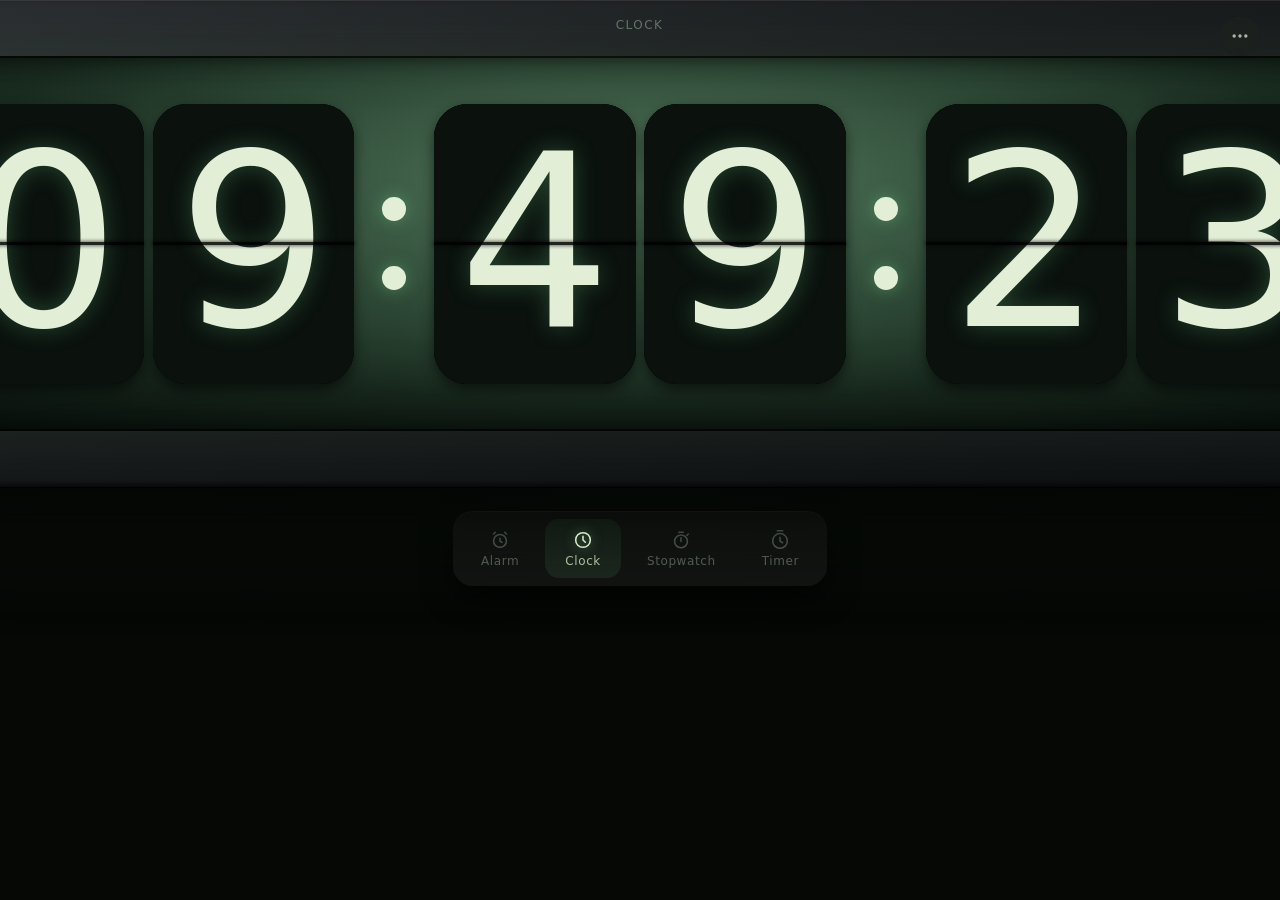
<file: index.html>
<!DOCTYPE html>
<html lang="en">
<head>
<meta charset="utf-8">
<meta name="viewport" content="width=device-width, initial-scale=1">
<title>Flip Clock</title>
<link rel="stylesheet" href="style.css">
</head>
<body>

  <button class="menu-btn" id="menuBtn" aria-label="Settings">
    <svg viewBox="0 0 24 24" fill="currentColor">
      <circle cx="5" cy="12" r="2"/><circle cx="12" cy="12" r="2"/><circle cx="19" cy="12" r="2"/>
    </svg>
  </button>

  <div class="menu" id="menu">
    <div class="menu-row">
      <span class="menu-label">Flat clock</span>
      <label class="switch"><input type="checkbox" id="flatToggle" checked><i></i></label>
    </div>
    <div class="menu-row">
      <span class="menu-label">Sounds</span>
      <label class="switch"><input type="checkbox" id="soundToggle" checked><i></i></label>
    </div>

    <div class="menu-row col">
      <div class="menu-row-head">
        <span class="menu-label">Presets</span>
        <button class="text-btn small" id="presetClear">None</button>
      </div>
      <div class="tile-grid" id="presetGrid"></div>
    </div>

    <div class="menu-row col">
      <div class="menu-row-head">
        <span class="menu-label">Video wallpapers</span>
        <span class="menu-hint">add via code</span>
      </div>
      <div class="tile-grid" id="videoGrid"></div>
      <div class="menu-note">
        Add .mp4 or .webm URLs to <code>VIDEO_PRESETS</code> in <code>script.js</code>.
      </div>
    </div>

    <div class="menu-row">
      <span class="menu-label">Upload image</span>
      <div class="btn-group">
        <label class="file-btn">Choose<input type="file" id="bgUpload" accept="image/*,image/gif"></label>
        <button class="text-btn" id="bgClear">Clear</button>
      </div>
    </div>

    <div class="menu-row col">
      <span class="menu-label">Color</span>
      <div class="swatches" id="swatches"></div>
    </div>

    <div class="menu-row">
      <span class="menu-label">Time format</span>
      <div class="seg">
        <button data-fmt="12" class="active">12h</button>
        <button data-fmt="24">24h</button>
      </div>
    </div>

    <div class="menu-row col">
      <span class="menu-label">Music</span>
      <div class="btn-group">
        <label class="file-btn">Load<input type="file" id="musicUpload" accept="audio/*"></label>
        <button class="text-btn" id="musicPlay" disabled>Play</button>
        <button class="text-btn" id="musicClear" disabled>Clear</button>
      </div>
      <div class="vol-row">
        <span class="vol-label">VOL</span>
        <input type="range" id="musicVol" min="0" max="1" step="0.01" value="0.5">
      </div>
      <div id="musicName" class="music-name">No track loaded</div>
    </div>
  </div>

  <div class="status" id="status">Clock</div>

  <div class="housing">
    <div class="panel" id="panel"><div class="clock" id="clock"></div></div>
    <div class="knob" id="knob" title="Drag in a circle"></div>
  </div>

  <div class="tabs">
    <button class="tab" data-mode="alarm">
      <svg viewBox="0 0 24 24" fill="none" stroke="currentColor" stroke-width="1.7" stroke-linecap="round">
        <circle cx="12" cy="13" r="7"/><path d="M12 10v3.2l2.2 1.4"/><path d="M5 5.5 6.8 3.7M19 5.5 17.2 3.7"/>
      </svg>Alarm
    </button>
    <button class="tab active" data-mode="clock">
      <svg viewBox="0 0 24 24" fill="none" stroke="currentColor" stroke-width="1.7" stroke-linecap="round">
        <circle cx="12" cy="12" r="8"/><path d="M12 8v4l2.5 2.5"/>
      </svg>Clock
    </button>
    <button class="tab" data-mode="stopwatch">
      <svg viewBox="0 0 24 24" fill="none" stroke="currentColor" stroke-width="1.7" stroke-linecap="round">
        <circle cx="12" cy="13.5" r="7"/><path d="M12 9.5v4"/><path d="M9.5 3.5h5"/><path d="M18.5 7 20 5.5"/>
      </svg>Stopwatch
    </button>
    <button class="tab" data-mode="timer">
      <svg viewBox="0 0 24 24" fill="none" stroke="currentColor" stroke-width="1.7" stroke-linecap="round">
        <circle cx="12" cy="13" r="8"/><path d="M12 9v4.2l2.8 1.8"/><path d="M9 2h6"/>
      </svg>Timer
    </button>
  </div>

  <script src="script.js"></script>
</body>
</html>
</file>
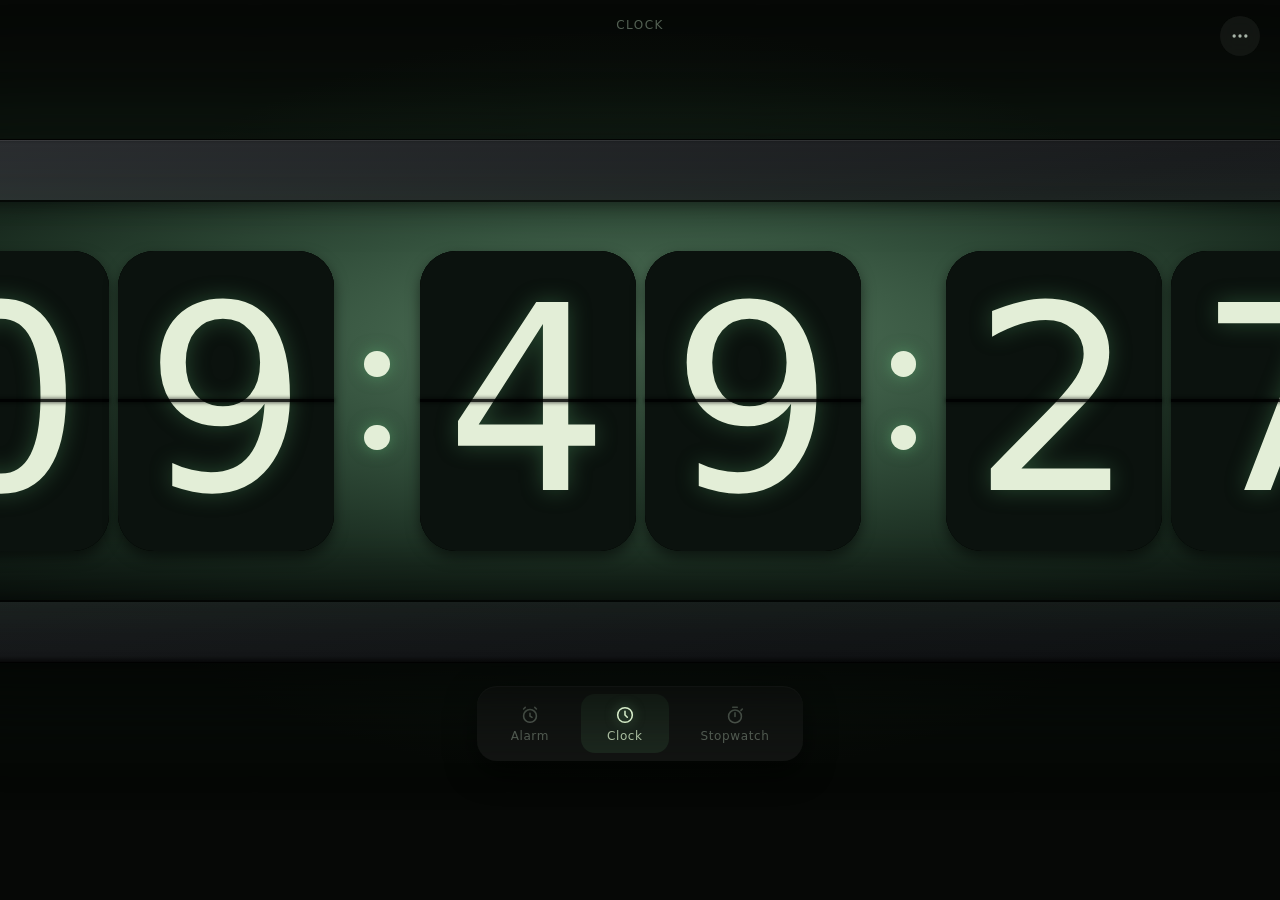
<file: flipclock.html>
<!DOCTYPE html>
<html lang="en">
<head>
<meta charset="utf-8">
<title>Flip Clock</title>
<style>
  * { box-sizing: border-box; }

  :root {
    --digit-color: #e3eed7;
    --card-bg: #0b120e;
    --glow-rgb: 90,170,110;
    --panel-1: #55795e; --panel-2: #33503c;
    --panel-3: #1a2c20; --panel-4: #0c1510;
    --knob-a: #4a5a4c; --knob-b: #1d2620;
    --knob-c: #33423a; --knob-d: #131a15;
    --card-h: min(40vh, 300px);
    --card-w: calc(var(--card-h) * 0.72);
    --radius: calc(var(--card-h) * 0.12);
    --flip-half: 310ms;
    --glow: 1;
  }

  html, body {
    margin: 0; height: 100%; overflow: hidden;
    background: #060806;
    font-family: 'Segoe UI', system-ui, -apple-system, sans-serif;
    user-select: none; -webkit-user-select: none;
  }
  body {
    display: flex; flex-direction: column;
    align-items: center; justify-content: center; gap: 24px;
    background-image: radial-gradient(ellipse 70% 60% at 50% 45%, rgba(60,100,70,.22), transparent 70%);
    background-size: cover; background-position: center;
  }

  .housing {
    position: relative;
    padding: calc(var(--card-h) * 0.20);
    border-radius: calc(var(--card-h) * 0.26);
    background: linear-gradient(165deg, #2e3134 0%, #1a1c1e 40%, #0e1012 100%);
    box-shadow:
      inset 0 1px 0 rgba(255,255,255,.10),
      inset 0 -2px 6px rgba(0,0,0,.9),
      0 0 0 1px rgba(0,0,0,.8),
      0 40px 90px rgba(0,0,0,.85),
      0 0 calc(140px * var(--glow)) rgba(var(--glow-rgb), calc(.18 * var(--glow)));
    transition: padding .3s ease, background .3s ease, box-shadow .3s ease, border-radius .3s ease;
  }
  .panel {
    position: relative;
    padding: calc(var(--card-h) * 0.17) calc(var(--card-h) * 0.19);
    border-radius: calc(var(--card-h) * 0.16);
    background: radial-gradient(ellipse 70% 90% at 50% 35%,
      var(--panel-1) 0%, var(--panel-2) 35%, var(--panel-3) 65%, var(--panel-4) 100%);
    box-shadow:
      inset 0 0 0 2px rgba(0,0,0,.65),
      inset 0 2px 20px rgba(0,0,0,.55),
      inset 0 -20px 60px rgba(0,0,0,.55),
      0 0 calc(60px * var(--glow)) rgba(var(--glow-rgb), calc(.12 * var(--glow)));
    cursor: pointer;
    transition: filter .15s, padding .3s ease, background .3s ease, box-shadow .3s ease, border-radius .3s ease;
  }
  .panel:hover { filter: brightness(1.06); }

  .clock { display: flex; align-items: center; justify-content: center; }
  .group { display: flex; }

  .card {
    position: relative;
    width: var(--card-w); height: var(--card-h);
    margin-right: calc(var(--card-h) * 0.03);
    border-radius: var(--radius);
    background: var(--card-bg);
    perspective: calc(var(--card-h) * 3);
    box-shadow:
      inset 0 0 0 2px #040704,
      inset 0 0 24px rgba(0,0,0,.9),
      0 6px 14px rgba(0,0,0,.55);
    transition: width .25s ease, margin-right .25s ease, opacity .25s ease, background .3s ease, box-shadow .3s ease;
    isolation: isolate;
  }
  .card:last-child { margin-right: 0; }

  .half {
    position: absolute; left: 0; width: 100%; height: 50%;
    overflow: hidden; backface-visibility: hidden;
    background: var(--card-bg);
    transition: background .3s ease;
  }
  .half.static-top,    .half.flap-top    { top: 0;    border-radius: var(--radius) var(--radius) 0 0; }
  .half.static-bottom, .half.flap-bottom { bottom: 0; border-radius: 0 0 var(--radius) var(--radius); }
  .static-top, .static-bottom { z-index: 1; }
  .flap-top    { z-index: 3; transform-origin: 50% 100%; transform: rotateX(-90deg); }
  .flap-bottom { z-index: 3; transform-origin: 50% 0%;   transform: rotateX(90deg); }

  .digit {
    position: absolute; left: 0; width: 100%; height: 200%;
    display: flex; align-items: center; justify-content: center;
    font-size: calc(var(--card-h) * 0.86);
    font-weight: 500; line-height: 1;
    color: var(--digit-color);
    text-shadow: 0 0 22px rgba(var(--glow-rgb), .35);
    -webkit-font-smoothing: antialiased;
    transition: color .3s ease, text-shadow .3s ease;
  }
  .static-top .digit,    .flap-top .digit    { top: 0; }
  .static-bottom .digit, .flap-bottom .digit { bottom: 0; }

  .seam {
    position: absolute; top: 50%; left: 0;
    width: 100%; height: 3px; margin-top: -1.5px;
    background: rgba(0,0,0,.85);
    box-shadow: 0 0 4px rgba(0,0,0,.9);
    z-index: 4; pointer-events: none;
  }

  @keyframes flipTop    { from { transform: rotateX(0deg);   filter: brightness(1); }    to { transform: rotateX(-90deg); filter: brightness(0.35); } }
  @keyframes flipBottom { from { transform: rotateX(90deg);  filter: brightness(0.35); } to { transform: rotateX(0deg);   filter: brightness(1); } }
  .card.flipping .flap-top    { animation: flipTop    var(--flip-half) ease-in  forwards; }
  .card.flipping .flap-bottom { animation: flipBottom var(--flip-half) ease-out var(--flip-half) forwards; }

  .colon {
    display: flex; flex-direction: column;
    justify-content: center; align-items: center;
    gap: calc(var(--card-h) * 0.16);
    padding: 0 calc(var(--card-h) * 0.10);
    height: var(--card-h);
  }
  .colon i {
    display: block;
    width:  calc(var(--card-h) * 0.085);
    height: calc(var(--card-h) * 0.085);
    border-radius: 50%;
    background: var(--digit-color);
    box-shadow: 0 0 16px rgba(var(--glow-rgb), .6);
    transition: opacity .3s, background .3s ease, box-shadow .3s ease;
  }
  .colon.blink i { opacity: .25; }

  .knob {
    position: absolute; top: 50%; right: calc(var(--card-h) * -0.10);
    transform: translateY(-50%);
    width:  calc(var(--card-h) * 0.30);
    height: calc(var(--card-h) * 0.62);
    border-radius: calc(var(--card-h) * 0.06);
    background-image:
      linear-gradient(180deg, rgba(255,255,255,.06), rgba(0,0,0,.5)),
      repeating-linear-gradient(90deg,
        var(--knob-a) 0px,  var(--knob-a) 3px,
        var(--knob-b) 3px,  var(--knob-b) 7px,
        var(--knob-c) 7px,  var(--knob-c) 9px,
        var(--knob-d) 9px,  var(--knob-d) 13px);
    background-position: 0 0, var(--ridge, 0px) 0;
    box-shadow:
      inset 0 1px 0 rgba(255,255,255,.12),
      inset 0 -2px 6px rgba(0,0,0,.9),
      4px 6px 20px rgba(0,0,0,.7);
    z-index: 10; cursor: grab;
    transition: width .3s ease, height .3s ease, opacity .25s ease;
  }
  .knob:active { cursor: grabbing; }
  .knob::after {
    content: ''; position: absolute; inset: 0;
    border-radius: inherit; pointer-events: none;
    background: linear-gradient(180deg, rgba(255,255,255,.15), transparent 30%, transparent 70%, rgba(0,0,0,.4));
  }

  .tabs {
    display: flex; gap: 6px; padding: 8px; border-radius: 20px;
    background: rgba(20,22,20,.9);
    box-shadow: inset 0 1px 0 rgba(255,255,255,.06), 0 10px 30px rgba(0,0,0,.6);
  }
  .tab {
    display: flex; flex-direction: column; align-items: center; gap: 3px;
    padding: 10px 26px;
    border: 0; border-radius: 14px; background: transparent;
    color: rgba(200,220,200,.45);
    font: inherit; font-size: 12px; letter-spacing: .05em;
    cursor: pointer;
    transition: color .15s, background .15s;
  }
  .tab:hover { color: rgba(220,235,220,.85); }
  .tab.active { color: #d6ecc9; background: rgba(80,140,90,.18); }
  .tab svg { width: 22px; height: 22px; }
  .tab.active svg { filter: drop-shadow(0 0 6px rgba(150,220,160,.55)); }

  .status {
    position: fixed; top: 18px; left: 50%; transform: translateX(-50%);
    color: rgba(200,230,200,.4);
    font-size: 12px; letter-spacing: .12em; text-transform: uppercase;
    pointer-events: none; transition: color .3s; z-index: 50;
  }
  .status.ringing { color: #ff7373; }

  .menu-btn {
    position: fixed; top: 16px; right: 20px;
    width: 40px; height: 40px;
    display: grid; place-items: center;
    border: 0; border-radius: 50%;
    background: rgba(30,34,30,.55);
    color: rgba(220,235,220,.75);
    cursor: pointer;
    backdrop-filter: blur(8px); -webkit-backdrop-filter: blur(8px);
    transition: background .15s, color .15s; z-index: 200;
  }
  .menu-btn:hover { background: rgba(50,60,50,.75); color: #e8f5e0; }
  .menu-btn.open  { background: rgba(80,140,90,.35); color: #e8f5e0; }
  .menu-btn svg { width: 20px; height: 20px; }

  .menu {
    position: fixed; top: 64px; right: 20px; width: 340px;
    max-height: calc(100vh - 90px); overflow-y: auto;
    padding: 8px; border-radius: 16px;
    background: rgba(18,22,18,.94);
    backdrop-filter: blur(20px); -webkit-backdrop-filter: blur(20px);
    box-shadow:
      inset 0 1px 0 rgba(255,255,255,.06),
      0 0 0 1px rgba(255,255,255,.05),
      0 20px 60px rgba(0,0,0,.75);
    color: #d8e8d0; font-size: 13px;
    z-index: 199;
    opacity: 0; transform: translateY(-8px) scale(.97); pointer-events: none;
    transition: opacity .18s ease, transform .18s ease;
    transform-origin: top right;
  }
  .menu.open { opacity: 1; transform: translateY(0) scale(1); pointer-events: auto; }

  .menu-row {
    display: flex; align-items: center; justify-content: space-between;
    gap: 12px; padding: 10px 12px; border-radius: 10px;
  }
  .menu-row + .menu-row { border-top: 1px solid rgba(255,255,255,.05); }
  .menu-row.col { flex-direction: column; align-items: stretch; gap: 8px; }
  .menu-label {
    color: rgba(220,235,220,.85);
    font-size: 12px; letter-spacing: .04em; text-transform: uppercase;
  }
  .menu-hint {
    font-size: 10px; color: rgba(255,180,80,.85);
    letter-spacing: .05em; text-transform: uppercase;
  }

  .switch { position: relative; display: inline-block; width: 40px; height: 22px; flex-shrink: 0; }
  .switch input { opacity: 0; width: 0; height: 0; }
  .switch i {
    position: absolute; inset: 0; border-radius: 22px;
    background: rgba(255,255,255,.12); cursor: pointer;
    transition: background .2s;
  }
  .switch i::before {
    content: ''; position: absolute;
    top: 3px; left: 3px; width: 16px; height: 16px;
    border-radius: 50%; background: #d8e8d0;
    transition: transform .2s, background .2s;
    box-shadow: 0 2px 4px rgba(0,0,0,.5);
  }
  .switch input:checked + i { background: var(--digit-color); }
  .switch input:checked + i::before { transform: translateX(18px); background: #0b120e; }

  .file-btn, .text-btn {
    display: inline-flex; align-items: center;
    padding: 6px 12px;
    border: 0; border-radius: 8px;
    background: rgba(255,255,255,.08);
    color: #d8e8d0; font: inherit; font-size: 12px;
    cursor: pointer;
    transition: background .12s, opacity .12s;
  }
  .file-btn:hover, .text-btn:hover { background: rgba(255,255,255,.15); }
  .file-btn input { display: none; }
  .text-btn:disabled { opacity: .35; cursor: not-allowed; }

  .swatches { display: flex; gap: 10px; flex-wrap: wrap; }
  .swatch {
    width: 28px; height: 28px;
    border: 2px solid transparent; border-radius: 50%;
    padding: 0; cursor: pointer;
    box-shadow: 0 0 0 1px rgba(0,0,0,.6), inset 0 0 0 2px rgba(0,0,0,.15);
    transition: transform .12s, border-color .12s;
  }
  .swatch:hover { transform: scale(1.12); }
  .swatch.active { border-color: #d8e8d0; box-shadow: 0 0 0 1px rgba(0,0,0,.6), 0 0 12px rgba(220,235,220,.5); }

  /* Preset / GIF tile grids */
  .tile-grid {
    display: grid;
    grid-template-columns: repeat(4, 1fr);
    gap: 6px;
  }
  .tile {
    aspect-ratio: 1;
    border: 2px solid transparent;
    border-radius: 8px;
    padding: 0; cursor: pointer;
    background-size: cover; background-position: center;
    box-shadow: 0 0 0 1px rgba(0,0,0,.5);
    transition: transform .12s, border-color .12s;
    position: relative; overflow: hidden;
  }
  .tile:hover { transform: scale(1.06); }
  .tile.active { border-color: var(--digit-color); box-shadow: 0 0 0 1px rgba(0,0,0,.5), 0 0 14px rgba(220,235,220,.45); }
  .tile-empty {
    aspect-ratio: 1;
    display: grid; place-items: center;
    border-radius: 8px;
    background: rgba(255,180,80,.08);
    border: 1px dashed rgba(255,180,80,.4);
    color: rgba(255,180,80,.7);
    font-size: 10px; text-align: center; line-height: 1.2;
    padding: 4px;
  }

  .seg {
    display: inline-flex; padding: 3px;
    border-radius: 9px; background: rgba(255,255,255,.06); gap: 2px;
  }
  .seg button {
    padding: 5px 12px;
    border: 0; border-radius: 7px; background: transparent;
    color: rgba(220,235,220,.55); font: inherit; font-size: 12px;
    cursor: pointer;
    transition: background .12s, color .12s;
  }
  .seg button:hover { color: #d8e8d0; }
  .seg button.active { background: rgba(255,255,255,.12); color: var(--digit-color); }

  input[type="range"] {
    -webkit-appearance: none; appearance: none;
    height: 4px; border-radius: 4px;
    background: rgba(255,255,255,.12); outline: none;
  }
  input[type="range"]::-webkit-slider-thumb {
    -webkit-appearance: none; appearance: none;
    width: 14px; height: 14px; border-radius: 50%;
    background: var(--digit-color); cursor: pointer;
    box-shadow: 0 0 8px rgba(var(--glow-rgb), .5);
  }
  input[type="range"]::-moz-range-thumb {
    width: 14px; height: 14px; border: 0; border-radius: 50%;
    background: var(--digit-color); cursor: pointer;
  }

  body.minimal .housing { padding: 0; background: transparent; box-shadow: none; border-radius: 0; }
  body.minimal .panel { padding: 0; background: transparent; box-shadow: none; border-radius: 0; cursor: default; }
  body.minimal .panel:hover { filter: none; }
  body.minimal .knob { opacity: 0; pointer-events: none; }

  /* Glass mode — image backgrounds only */
  body.has-bg .housing {
    background: linear-gradient(165deg, rgba(20,22,24,.45), rgba(8,10,10,.45));
    box-shadow:
      inset 0 1px 0 rgba(255,255,255,.10),
      inset 0 -2px 6px rgba(0,0,0,.7),
      0 0 0 1px rgba(0,0,0,.5),
      0 40px 90px rgba(0,0,0,.65),
      0 0 calc(140px * var(--glow)) rgba(var(--glow-rgb), calc(.18 * var(--glow)));
  }
  body.has-bg .panel {
    background: radial-gradient(ellipse 70% 90% at 50% 35%,
      rgba(90,130,100,.22) 0%, rgba(50,80,60,.20) 35%,
      rgba(20,35,25,.18) 65%, rgba(8,15,10,.22) 100%);
    box-shadow:
      inset 0 0 0 2px rgba(0,0,0,.4),
      inset 0 2px 20px rgba(0,0,0,.35),
      inset 0 -20px 60px rgba(0,0,0,.35),
      0 0 calc(60px * var(--glow)) rgba(var(--glow-rgb), calc(.12 * var(--glow)));
  }
  body.has-bg .card {
    background: rgba(12, 18, 12, 0.22);
    backdrop-filter: blur(20px) saturate(1.5);
    -webkit-backdrop-filter: blur(20px) saturate(1.5);
    box-shadow:
      inset 0 0 0 1.5px rgba(255,255,255,.14),
      inset 0 2px 12px rgba(255,255,255,.05),
      inset 0 -14px 30px rgba(0,0,0,.28),
      0 8px 22px rgba(0,0,0,.45);
  }
  body.has-bg .half { background: transparent; }
  body.has-bg .static-top,    body.has-bg .flap-top    { background: rgba(255,255,255,.03); }
  body.has-bg .static-bottom, body.has-bg .flap-bottom { background: rgba(0,0,0,.07); }
  body.has-bg .digit {
    text-shadow: 0 0 22px rgba(var(--glow-rgb), .55), 0 2px 6px rgba(0,0,0,.55);
  }
</style>
</head>
<body>

  <button class="menu-btn" id="menuBtn" aria-label="Settings">
    <svg viewBox="0 0 24 24" fill="currentColor">
      <circle cx="5" cy="12" r="2"/><circle cx="12" cy="12" r="2"/><circle cx="19" cy="12" r="2"/>
    </svg>
  </button>

  <div class="menu" id="menu">
    <div class="menu-row">
      <span class="menu-label">Flat clock</span>
      <label class="switch"><input type="checkbox" id="flatToggle" checked><i></i></label>
    </div>
    <div class="menu-row">
      <span class="menu-label">Sounds</span>
      <label class="switch"><input type="checkbox" id="soundToggle" checked><i></i></label>
    </div>

    <div class="menu-row col">
      <div style="display:flex;justify-content:space-between;align-items:center;">
        <span class="menu-label">Presets</span>
        <button class="text-btn" id="presetClear" style="padding:4px 10px;font-size:11px;">None</button>
      </div>
      <div class="tile-grid" id="presetGrid"></div>
    </div>

    <div class="menu-row col">
      <div style="display:flex;justify-content:space-between;align-items:center;">
        <span class="menu-label">GIF wallpapers</span>
        <span class="menu-hint">add via code</span>
      </div>
      <div class="tile-grid" id="gifGrid"></div>
      <div style="font-size:10px;color:rgba(220,235,220,.35);line-height:1.4;">
        Paste direct .gif URLs into <code style="color:rgba(255,180,80,.9);">GIF_PRESETS</code> at the top of the script.
      </div>
    </div>

    <div class="menu-row">
      <span class="menu-label">Upload image</span>
      <div style="display:flex;gap:6px;">
        <label class="file-btn">Choose<input type="file" id="bgUpload" accept="image/*,image/gif"></label>
        <button class="text-btn" id="bgClear">Clear</button>
      </div>
    </div>

    <div class="menu-row col">
      <span class="menu-label">Color</span>
      <div class="swatches" id="swatches"></div>
    </div>

    <div class="menu-row">
      <span class="menu-label">Time format</span>
      <div class="seg">
        <button data-fmt="12" class="active">12h</button>
        <button data-fmt="24">24h</button>
      </div>
    </div>

    <div class="menu-row col">
      <span class="menu-label">Music</span>
      <div style="display:flex;gap:6px;align-items:center;flex-wrap:wrap;">
        <label class="file-btn">Load<input type="file" id="musicUpload" accept="audio/*"></label>
        <button class="text-btn" id="musicPlay" disabled>Play</button>
        <button class="text-btn" id="musicClear" disabled>Clear</button>
      </div>
      <div style="display:flex;align-items:center;gap:8px;">
        <span style="font-size:11px;color:rgba(220,235,220,.5);letter-spacing:.05em;">VOL</span>
        <input type="range" id="musicVol" min="0" max="1" step="0.01" value="0.5" style="flex:1;">
      </div>
      <div id="musicName" style="font-size:11px;color:rgba(220,235,220,.4);word-break:break-all;">No track loaded</div>
    </div>
  </div>

  <div class="status" id="status">Clock</div>

  <div class="housing">
    <div class="panel" id="panel"><div class="clock" id="clock"></div></div>
    <div class="knob" id="knob" title="Drag in a circle"></div>
  </div>

  <div class="tabs">
    <button class="tab" data-mode="alarm">
      <svg viewBox="0 0 24 24" fill="none" stroke="currentColor" stroke-width="1.7" stroke-linecap="round">
        <circle cx="12" cy="13" r="7"/><path d="M12 10v3.2l2.2 1.4"/><path d="M5 5.5 6.8 3.7M19 5.5 17.2 3.7"/>
      </svg>Alarm
    </button>
    <button class="tab active" data-mode="clock">
      <svg viewBox="0 0 24 24" fill="none" stroke="currentColor" stroke-width="1.7" stroke-linecap="round">
        <circle cx="12" cy="12" r="8"/><path d="M12 8v4l2.5 2.5"/>
      </svg>Clock
    </button>
    <button class="tab" data-mode="stopwatch">
      <svg viewBox="0 0 24 24" fill="none" stroke="currentColor" stroke-width="1.7" stroke-linecap="round">
        <circle cx="12" cy="13.5" r="7"/><path d="M12 9.5v4"/><path d="M9.5 3.5h5"/><path d="M18.5 7 20 5.5"/>
      </svg>Stopwatch
    </button>
  </div>

<script>
/* ═══════════════════════════════════════════════════════════════════════
   🎬  GIF WALLPAPERS — ADD YOUR OWN HERE
   ─────────────────────────────────────────────────────────────────────
   Paste direct .gif URLs between the brackets below. They'll appear as
   clickable thumbnails in the "GIF wallpapers" section of the menu,
   separate from the presets. Enables glass mode automatically.

   Format (one per line):
       { name: 'Short label', url: 'https://.../file.gif' },

   Example:
       { name: 'Matrix',  url: 'https://media.giphy.com/media/xxx/giphy.gif' },
       { name: 'Neon',    url: 'https://example.com/neon-loop.gif' },

   Leave the array empty to show the "add GIF URLs in the code" hint.
   ═══════════════════════════════════════════════════════════════════════ */
const GIF_PRESETS = [
  // 👇 ADD YOUR GIFs HERE — one per line, keep the comma at the end
  // { name: 'My GIF', url: 'https://example.com/animation.gif' },
  // { name: 'Cool loop', url: 'https://example.com/loop.gif' },
];
/* ═══════════════════════════════════════════════════════════════════════ */

(function () {
  'use strict';

  const FLIP_MS = 620;

  /* ---------- Presets (solid CSS gradients, no glass) ---------- */
  const BG_PRESETS = [
    { name: 'Aurora',  css: 'linear-gradient(135deg, #0f2027 0%, #203a43 50%, #2c5364 100%)' },
    { name: 'Sunset',  css: 'linear-gradient(135deg, #ff6e7f 0%, #bfe9ff 100%)' },
    { name: 'Ocean',   css: 'linear-gradient(135deg, #1e3c72 0%, #2a5298 100%)' },
    { name: 'Neon',    css: 'linear-gradient(135deg, #0f0c29 0%, #302b63 50%, #24243e 100%)' },
    { name: 'Forest',  css: 'linear-gradient(135deg, #134e5e 0%, #71b280 100%)' },
    { name: 'Rose',    css: 'linear-gradient(135deg, #5f2c82 0%, #49a09d 100%)' },
    { name: 'Vapor',   css: 'linear-gradient(135deg, #fc466b 0%, #3f5efb 100%)' },
    { name: 'Mono',    css: 'linear-gradient(135deg, #232526 0%, #414345 100%)' },
  ];

  /* ---------- Sounds ---------- */
  const sounds = {
    ctx: null, enabled: true, _lastClick: 0, _lastTick: 0,

    ensure() {
      if (!this.ctx) {
        const AC = window.AudioContext || window.webkitAudioContext;
        if (!AC) return null;
        this.ctx = new AC();
      }
      return this.ctx;
    },
    _run(fn) {
      const ctx = this.ensure();
      if (!ctx) return;
      if (ctx.state === 'suspended') ctx.resume().then(() => fn(ctx)).catch(() => {});
      else fn(ctx);
    },
    click() {
      if (!this.enabled) return;
      const now = performance.now();
      if (now - this._lastClick < 18) return;
      this._lastClick = now;
      this._run((ctx) => {
        const t = ctx.currentTime;
        const len = Math.floor(ctx.sampleRate * 0.008);
        const buf = ctx.createBuffer(1, len, ctx.sampleRate);
        const d = buf.getChannelData(0);
        for (let i = 0; i < len; i++) d[i] = (Math.random()*2-1) * Math.pow(1-i/len, 2);
        const noise = ctx.createBufferSource(); noise.buffer = buf;
        const hpN = ctx.createBiquadFilter(); hpN.type = 'highpass'; hpN.frequency.value = 1400;
        const ng = ctx.createGain(); ng.gain.value = 0.55;
        noise.connect(hpN).connect(ng).connect(ctx.destination);
        noise.start(t);

        const o = ctx.createOscillator();
        o.type = 'square';
        o.frequency.setValueAtTime(2800, t);
        o.frequency.exponentialRampToValueAtTime(1100, t + 0.012);
        const hp = ctx.createBiquadFilter(); hp.type = 'highpass'; hp.frequency.value = 700;
        const g = ctx.createGain();
        g.gain.setValueAtTime(0.0001, t);
        g.gain.exponentialRampToValueAtTime(0.30, t + 0.001);
        g.gain.exponentialRampToValueAtTime(0.0001, t + 0.024);
        o.connect(hp).connect(g).connect(ctx.destination);
        o.start(t); o.stop(t + 0.03);
      });
    },
    tick() {
      if (!this.enabled) return;
      const now = performance.now();
      if (now - this._lastTick < 35) return;
      this._lastTick = now;
      this._run((ctx) => {
        const t = ctx.currentTime;
        const o = ctx.createOscillator();
        o.type = 'triangle';
        o.frequency.setValueAtTime(1800, t);
        o.frequency.exponentialRampToValueAtTime(420, t + 0.030);
        const lp = ctx.createBiquadFilter(); lp.type = 'lowpass'; lp.frequency.value = 3800;
        const g = ctx.createGain();
        g.gain.setValueAtTime(0.0001, t);
        g.gain.exponentialRampToValueAtTime(0.40, t + 0.002);
        g.gain.exponentialRampToValueAtTime(0.0001, t + 0.058);
        o.connect(lp).connect(g).connect(ctx.destination);
        o.start(t); o.stop(t + 0.07);

        const len = Math.floor(ctx.sampleRate * 0.005);
        const buf = ctx.createBuffer(1, len, ctx.sampleRate);
        const d = buf.getChannelData(0);
        for (let i = 0; i < len; i++) d[i] = (Math.random()*2-1) * Math.pow(1-i/len, 2);
        const noise = ctx.createBufferSource(); noise.buffer = buf;
        const bp = ctx.createBiquadFilter(); bp.type = 'bandpass'; bp.frequency.value = 2600; bp.Q.value = 1.2;
        const ng = ctx.createGain(); ng.gain.value = 0.18;
        noise.connect(bp).connect(ng).connect(ctx.destination);
        noise.start(t);
      });
    }
  };

  ['pointerdown', 'mousedown', 'touchstart', 'keydown'].forEach(ev =>
    window.addEventListener(ev, () => sounds.ensure(), { once: true, capture: true })
  );

  /* ---------- Palettes ---------- */
  const PALETTES = {
    green: { label:'Green', digit:'#e3eed7', cardBg:'#0b120e', glow:'90,170,110',
             panel:['#55795e','#33503c','#1a2c20','#0c1510'], knob:['#4a5a4c','#1d2620','#33423a','#131a15'] },
    red:   { label:'Red',   digit:'#ffd0d0', cardBg:'#140606', glow:'255,90,90',
             panel:['#7a4a4a','#503030','#2c1a1a','#150c0c'], knob:['#5a2a2a','#261010','#422020','#150808'] },
    blue:  { label:'Blue',  digit:'#cfe3ff', cardBg:'#060a14', glow:'90,140,255',
             panel:['#4a5a7a','#303a50','#1a1f2c','#0c0f15'], knob:['#2a3a5a','#10182a','#203048','#08101e'] },
    pink:  { label:'Pink',  digit:'#ffd0e8', cardBg:'#14060e', glow:'255,100,180',
             panel:['#7a4a6a','#503050','#2c1a26','#150c12'], knob:['#5a2a45','#26101e','#422032','#15081a'] },
    black: { label:'Black', digit:'#f5f5f5', cardBg:'#050505', glow:'80,80,80',
             panel:['#3a3a3a','#252525','#151515','#080808'], knob:['#3a3a3a','#151515','#282828','#0a0a0a'] },
    white: { label:'White', digit:'#1a1a1a', cardBg:'#e8e8e8', glow:'255,255,255',
             panel:['#f0f0f0','#e0e0e0','#d0d0d0','#b8b8b8'], knob:['#d8d8d8','#a8a8a8','#c0c0c0','#909090'] }
  };

  /* ---------- FlipCard ---------- */
  class FlipCard {
    constructor(parent, instant = false) {
      const el = document.createElement('div');
      el.className = 'card';
      el.innerHTML =
        '<div class="half static-top"><span class="digit">0</span></div>' +
        '<div class="half static-bottom"><span class="digit">0</span></div>' +
        '<div class="half flap flap-top"><span class="digit">0</span></div>' +
        '<div class="half flap flap-bottom"><span class="digit">0</span></div>' +
        '<div class="seam"></div>';
      parent.appendChild(el);
      this.el = el; this.instant = instant; this.current = '0'; this.timer = null;
      this.st = el.querySelector('.static-top .digit');
      this.sb = el.querySelector('.static-bottom .digit');
      this.ft = el.querySelector('.flap-top .digit');
      this.fb = el.querySelector('.flap-bottom .digit');
    }
    setInstant(v) {
      if (v === this.current) return;
      this.current = v;
      this.st.textContent = v; this.sb.textContent = v;
    }
    flipTo(value) {
      if (value === this.current) return;
      if (this.instant) return this.setInstant(value);
      if (this.timer) { clearTimeout(this.timer); this.timer = null; }
      if (this.el.classList.contains('flipping')) {
        this.el.classList.remove('flipping');
        this.sb.textContent = this.current;
        void this.el.offsetWidth;
      }
      const oldValue = this.current;
      this.current = value;
      this.st.textContent = value;
      this.sb.textContent = oldValue;
      this.ft.textContent = oldValue;
      this.fb.textContent = value;
      void this.el.offsetWidth;
      this.el.classList.add('flipping');
      sounds.tick();
      this.timer = setTimeout(() => {
        this.timer = null;
        this.sb.textContent = value;
        this.el.classList.remove('flipping');
      }, FLIP_MS);
    }
  }

  /* ---------- State ---------- */
  const state = {
    mode: 'clock',
    clockOffsetMs: 0,
    alarm: { h: 7, m: 0, s: 0, on: false },
    ringing: false,
    sw: { running: false, start: 0, elapsed: 0 },
    knobOffset: 0,
    fmt: 12,
    color: 'green',
    minimal: false,
    bgType: 'none',         // 'none' | 'preset' | 'image'
    bgValue: null,
    presetId: null,
    gifId: null
  };

  const clockEl  = document.getElementById('clock');
  const knobEl   = document.getElementById('knob');
  const panelEl  = document.getElementById('panel');
  const statusEl = document.getElementById('status');
  const menuBtn  = document.getElementById('menuBtn');
  const menuEl   = document.getElementById('menu');

  let cards = [], colons = [];

  const makeColon = () => { const c = document.createElement('div'); c.className='colon'; c.innerHTML='<i></i><i></i>'; colons.push(c); return c; };
  const makeGroup = () => { const g = document.createElement('div'); g.className='group'; return g; };

  function build() {
    clockEl.innerHTML = ''; cards = []; colons = [];
    const instantLastPair = (state.mode === 'stopwatch');
    for (let g = 0; g < 3; g++) {
      if (g > 0) clockEl.appendChild(makeColon());
      const group = makeGroup();
      const instant = instantLastPair && g === 2;
      cards.push(new FlipCard(group, instant), new FlipCard(group, instant));
      clockEl.appendChild(group);
    }
    cards.forEach(c => c.setInstant('0'));
  }

  const pad = n => String(n).padStart(2, '0');

  function clockDigits() {
    const d = new Date(Date.now() + state.clockOffsetMs);
    let h = d.getHours();
    if (state.fmt === 12) { h = h % 12; if (h === 0) h = 12; }
    return pad(h) + pad(d.getMinutes()) + pad(d.getSeconds());
  }
  function stopwatchDigits() {
    let ms = state.sw.elapsed;
    if (state.sw.running) ms += Date.now() - state.sw.start;
    const cs  = Math.floor(ms / 10) % 100;
    const sec = Math.floor(ms / 1000) % 60;
    const min = Math.floor(ms / 60000) % 100;
    return pad(min) + pad(sec) + pad(cs);
  }
  function alarmDigits() {
    let h = state.alarm.h;
    if (state.fmt === 12) { h = h % 12; if (h === 0) h = 12; }
    return pad(h) + pad(state.alarm.m) + pad(state.alarm.s);
  }

  function tick() {
    const str =
      state.mode === 'clock'     ? clockDigits()     :
      state.mode === 'stopwatch' ? stopwatchDigits() :
                                   alarmDigits();
    for (let i = 0; i < cards.length && i < str.length; i++) cards[i].flipTo(str[i]);
    const blink = state.mode === 'stopwatch' && !state.sw.running &&
                  state.sw.elapsed > 0 && Math.floor(Date.now() / 500) % 2 === 0;
    colons.forEach(c => c.classList.toggle('blink', blink));
  }
  function loop() { tick(); requestAnimationFrame(loop); }

  function setMode(m) {
    if (state.mode === m) return;
    state.mode = m;
    build();
    document.querySelectorAll('.tab').forEach(t => t.classList.toggle('active', t.dataset.mode === m));
    updateStatus(); tick();
  }

  function updateStatus() {
    if (state.ringing) return;
    if (state.mode === 'clock') {
      const mins = Math.round(state.clockOffsetMs / 60000);
      statusEl.textContent = mins === 0 ? 'Clock' : `Clock ${mins > 0 ? '+' : ''}${mins} min`;
    } else if (state.mode === 'stopwatch') {
      statusEl.textContent = state.sw.running ? 'Stopwatch · running' :
        (state.sw.elapsed > 0 ? 'Stopwatch · paused' : 'Stopwatch · click clock to start');
    } else {
      statusEl.textContent = state.alarm.on
        ? 'Alarm ON · click clock to disarm' : 'Alarm off · click clock to arm';
    }
  }

  document.querySelectorAll('.tab').forEach(t => t.addEventListener('click', () => setMode(t.dataset.mode)));

  /* ---------- Panel ---------- */
  panelEl.addEventListener('click', () => {
    sounds.ensure();
    if (state.ringing) { stopRinging(); return; }
    sounds.click();

    if (state.mode === 'stopwatch') {
      if (state.sw.running) { state.sw.elapsed += Date.now() - state.sw.start; state.sw.running = false; }
      else { state.sw.start = Date.now(); state.sw.running = true; }
      updateStatus();
    } else if (state.mode === 'alarm') {
      state.alarm.on = !state.alarm.on;
      updateStatus();
    }
  });

  panelEl.addEventListener('contextmenu', e => {
    if (state.mode === 'stopwatch') {
      e.preventDefault();
      state.sw.elapsed = 0; state.sw.running = false; updateStatus();
    }
  });

  /* ---------- Knob ---------- */
  let drag = null;
  const CLICK_RAD = Math.PI / 12;

  knobEl.addEventListener('mousedown', e => {
    e.preventDefault(); e.stopPropagation();
    sounds.ensure();
    const r = knobEl.getBoundingClientRect();
    const cx = r.left + r.width / 2;
    const cy = r.top + r.height / 2;
    drag = { cx, cy, lastAngle: Math.atan2(e.clientY - cy, e.clientX - cx), accumulated: 0, clickAccum: 0 };
    document.body.style.cursor = 'grabbing';
  });

  document.addEventListener('mousemove', e => {
    if (!drag) return;
    const angle = Math.atan2(e.clientY - drag.cy, e.clientX - drag.cx);
    let delta = angle - drag.lastAngle;
    if (delta >  Math.PI) delta -= 2 * Math.PI;
    if (delta < -Math.PI) delta += 2 * Math.PI;
    drag.lastAngle = angle;
    drag.accumulated += delta;

    state.knobOffset += delta * 45;
    knobEl.style.setProperty('--ridge', state.knobOffset + 'px');

    drag.clickAccum += delta;
    while (Math.abs(drag.clickAccum) >= CLICK_RAD) {
      sounds.click();
      drag.clickAccum -= Math.sign(drag.clickAccum) * CLICK_RAD;
    }
    applyKnob((delta / (Math.PI * 2)) * 60);
  });

  document.addEventListener('mouseup', () => {
    if (!drag) return;
    const wasStopwatch = state.mode === 'stopwatch';
    const spunFar = Math.abs(drag.accumulated) > Math.PI * 1.5;
    drag = null;
    document.body.style.cursor = '';
    if (wasStopwatch && spunFar) { state.sw.elapsed = 0; state.sw.running = false; updateStatus(); }
    if (state.mode === 'clock') snapClockOffset();
  });

  function applyKnob(units) {
    if (state.mode === 'clock') {
      state.clockOffsetMs += units * 60000;
      const H12 = 12 * 3600 * 1000;
      if (state.clockOffsetMs >  H12) state.clockOffsetMs =  H12;
      if (state.clockOffsetMs < -H12) state.clockOffsetMs = -H12;
      tick(); updateStatus();
    } else if (state.mode === 'alarm') {
      let total = state.alarm.h * 60 + state.alarm.m;
      total = ((Math.round(total + units) % 1440) + 1440) % 1440;
      state.alarm.h = Math.floor(total / 60);
      state.alarm.m = total % 60;
      state.alarm.s = 0;
      tick(); updateStatus();
    }
  }

  let snapTimer = null;
  function snapClockOffset() {
    clearTimeout(snapTimer);
    snapTimer = setTimeout(() => {
      state.clockOffsetMs = Math.round(state.clockOffsetMs / 60000) * 60000;
      tick(); updateStatus();
    }, 250);
  }

  /* ---------- Alarm (unchanged from the version you said was correct) ---------- */
  let audioCtx = null;
  let beepTimer = null;

  function checkAlarm() {
    if (!state.alarm.on || state.ringing) return;
    const d = new Date();
    if (d.getHours()   === state.alarm.h &&
        d.getMinutes() === state.alarm.m &&
        d.getSeconds() === state.alarm.s) {
      startRinging();
    }
  }
  setInterval(checkAlarm, 200);

  function startRinging() {
    state.ringing = true;
    statusEl.textContent = 'ALARM — click to stop';
    statusEl.classList.add('ringing');

    try {
      audioCtx = new (window.AudioContext || window.webkitAudioContext)();
      const beep = () => {
        if (!state.ringing) return;
        const t = audioCtx.currentTime;
        const o = audioCtx.createOscillator();
        const g = audioCtx.createGain();
        o.type = 'sine';
        o.frequency.setValueAtTime(880, t);
        o.frequency.setValueAtTime(1180, t + 0.12);
        g.gain.setValueAtTime(0.0001, t);
        g.gain.exponentialRampToValueAtTime(0.30, t + 0.02);
        g.gain.exponentialRampToValueAtTime(0.0001, t + 0.30);
        o.connect(g).connect(audioCtx.destination);
        o.start(t);
        o.stop(t + 0.32);
        beepTimer = setTimeout(beep, 480);
      };
      beep();
    } catch (err) {}
  }

  function stopRinging() {
    state.ringing = false;
    state.alarm.on = false;
    clearTimeout(beepTimer);
    if (audioCtx) { try { audioCtx.close(); } catch (e) {} audioCtx = null; }
    statusEl.classList.remove('ringing');
    updateStatus();
    tick();
  }

  /* ---------- Palette ---------- */
  function applyPalette(name) {
    const p = PALETTES[name];
    if (!p) return;
    const r = document.documentElement.style;
    r.setProperty('--digit-color', p.digit);
    r.setProperty('--card-bg', p.cardBg);
    r.setProperty('--glow-rgb', p.glow);
    p.panel.forEach((c, i) => r.setProperty('--panel-' + (i+1), c));
    p.knob.forEach((c, i) => r.setProperty('--knob-' + 'abcd'[i], c));
    state.color = name;
    document.querySelectorAll('.swatch').forEach(s => s.classList.toggle('active', s.dataset.color === name));
  }

  function setMinimal(on) { state.minimal = on; document.body.classList.toggle('minimal', on); }

  function setFmt(f) {
    state.fmt = f;
    document.querySelectorAll('.seg button').forEach(b => b.classList.toggle('active', +b.dataset.fmt === f));
    tick(); updateStatus();
  }

  /* ---------- Background system ---------- */
  const VIGNETTE = 'radial-gradient(ellipse at 50% 45%, transparent 25%, rgba(0,0,0,.55) 100%)';

  function applyBackground() {
    const b = document.body.style;

    if (state.bgType === 'none') {
      document.body.classList.remove('has-bg');
      b.backgroundImage = 'radial-gradient(ellipse 70% 60% at 50% 45%, rgba(60,100,70,.22), transparent 70%)';
      b.backgroundSize = 'cover';
      b.backgroundPosition = 'center';
      b.backgroundRepeat = 'no-repeat';
    } else if (state.bgType === 'preset') {
      document.body.classList.remove('has-bg');
      b.backgroundImage = state.bgValue;
      b.backgroundSize = 'cover';
      b.backgroundPosition = 'center';
      b.backgroundRepeat = 'no-repeat';
    } else if (state.bgType === 'image') {
      document.body.classList.add('has-bg');
      b.backgroundImage = VIGNETTE + ', url("' + state.bgValue + '")';
      b.backgroundSize = 'cover, cover';
      b.backgroundPosition = 'center, center';
      b.backgroundRepeat = 'no-repeat, no-repeat';
    }

    document.querySelectorAll('.tile').forEach(t => {
      t.classList.toggle('active',
        (t.dataset.type === state.bgType && t.dataset.id === (state.presetId || state.gifId)));
    });
  }

  function choosePreset(idx) {
    const p = BG_PRESETS[idx];
    if (!p) return;
    state.bgType = 'preset';
    state.bgValue = p.css;
    state.presetId = String(idx);
    state.gifId = null;
    applyBackground();
  }

  function chooseGif(idx) {
    const g = GIF_PRESETS[idx];
    if (!g) return;
    state.bgType = 'image';
    state.bgValue = g.url;
    state.gifId = String(idx);
    state.presetId = null;
    applyBackground();
  }

  function clearBackground() {
    state.bgType = 'none';
    state.bgValue = null;
    state.presetId = null;
    state.gifId = null;
    document.getElementById('bgUpload').value = '';
    applyBackground();
  }

  function uploadImage(dataUrl) {
    state.bgType = 'image';
    state.bgValue = dataUrl;
    state.presetId = null;
    state.gifId = null;
    applyBackground();
  }

  /* ---------- Preset tiles ---------- */
  const presetGrid = document.getElementById('presetGrid');
  BG_PRESETS.forEach((p, i) => {
    const btn = document.createElement('button');
    btn.className = 'tile';
    btn.dataset.type = 'preset';
    btn.dataset.id = String(i);
    btn.style.backgroundImage = p.css;
    btn.title = p.name;
    btn.addEventListener('click', () => choosePreset(i));
    presetGrid.appendChild(btn);
  });

  /* ---------- GIF tiles ---------- */
  const gifGrid = document.getElementById('gifGrid');
  function renderGifGrid() {
    gifGrid.innerHTML = '';
    if (GIF_PRESETS.length === 0) {
      const hint = document.createElement('div');
      hint.className = 'tile-empty';
      hint.style.gridColumn = 'span 4';
      hint.innerHTML = '🎬 Empty<br><span style="color:rgba(255,180,80,.5)">Add GIF URLs in the code</span>';
      gifGrid.appendChild(hint);
      return;
    }
    GIF_PRESETS.forEach((g, i) => {
      const btn = document.createElement('button');
      btn.className = 'tile';
      btn.dataset.type = 'image';
      btn.dataset.id = String(i);
      btn.style.backgroundImage = 'url("' + g.url + '")';
      btn.title = g.name || ('GIF ' + (i+1));
      btn.addEventListener('click', () => chooseGif(i));
      gifGrid.appendChild(btn);
    });
  }
  renderGifGrid();

  /* ---------- Swatches ---------- */
  const swatchWrap = document.getElementById('swatches');
  Object.entries(PALETTES).forEach(([key, p]) => {
    const b = document.createElement('button');
    b.className = 'swatch';
    b.dataset.color = key;
    b.style.background = p.digit;
    b.title = p.label;
    b.addEventListener('click', () => applyPalette(key));
    swatchWrap.appendChild(b);
  });

  /* ---------- Toggles ---------- */
  document.getElementById('flatToggle').addEventListener('change', e => setMinimal(!e.target.checked));
  document.getElementById('soundToggle').addEventListener('change', e => {
    sounds.enabled = e.target.checked;
    if (sounds.enabled) { sounds.ensure(); setTimeout(() => sounds.click(), 30); }
  });

  document.getElementById('presetClear').addEventListener('click', clearBackground);
  document.getElementById('bgClear').addEventListener('click', clearBackground);

  document.getElementById('bgUpload').addEventListener('change', e => {
    const f = e.target.files && e.target.files[0];
    if (!f) return;
    const reader = new FileReader();
    reader.onload = ev => uploadImage(ev.target.result);
    reader.readAsDataURL(f);
  });

  document.querySelectorAll('.seg button').forEach(b => b.addEventListener('click', () => setFmt(+b.dataset.fmt)));

  /* ---------- Music ---------- */
  const musicAudio = new Audio();
  musicAudio.loop = true;
  musicAudio.volume = 0.5;
  const musicUpload = document.getElementById('musicUpload');
  const musicPlayBtn = document.getElementById('musicPlay');
  const musicClearBtn = document.getElementById('musicClear');
  const musicVolEl = document.getElementById('musicVol');
  const musicNameEl = document.getElementById('musicName');

  function updateMusicUI() {
    const has = !!musicAudio.src;
    musicPlayBtn.disabled = !has;
    musicClearBtn.disabled = !has;
    if (!has) { musicPlayBtn.textContent = 'Play'; musicNameEl.textContent = 'No track loaded'; return; }
    musicPlayBtn.textContent = musicAudio.paused ? 'Play' : 'Pause';
  }
  musicUpload.addEventListener('change', e => {
    const f = e.target.files && e.target.files[0];
    if (!f) return;
    musicAudio.src = URL.createObjectURL(f);
    musicNameEl.textContent = f.name;
    musicAudio.play().then(updateMusicUI).catch(updateMusicUI);
    updateMusicUI();
  });
  musicPlayBtn.addEventListener('click', () => {
    if (!musicAudio.src) return;
    if (musicAudio.paused) musicAudio.play().catch(() => {});
    else musicAudio.pause();
    updateMusicUI();
  });
  musicClearBtn.addEventListener('click', () => {
    musicAudio.pause();
    musicAudio.removeAttribute('src');
    musicAudio.load();
    musicUpload.value = '';
    updateMusicUI();
  });
  musicVolEl.addEventListener('input', e => { musicAudio.volume = +e.target.value; });
  musicAudio.addEventListener('play', updateMusicUI);
  musicAudio.addEventListener('pause', updateMusicUI);

  /* ---------- Menu ---------- */
  menuBtn.addEventListener('click', e => {
    e.stopPropagation();
    menuEl.classList.toggle('open');
    menuBtn.classList.toggle('open');
    sounds.ensure(); sounds.click();
  });
  document.addEventListener('click', e => {
    if (menuEl.classList.contains('open') && !menuEl.contains(e.target) && e.target !== menuBtn) {
      menuEl.classList.remove('open');
      menuBtn.classList.remove('open');
    }
  });
  menuEl.addEventListener('click', e => e.stopPropagation());

  /* ---------- Keyboard ---------- */
  document.addEventListener('keydown', e => {
    if (e.key === '1') setMode('alarm');
    if (e.key === '2') setMode('clock');
    if (e.key === '3') setMode('stopwatch');
    if (e.key === ' ') { e.preventDefault(); panelEl.click(); }
    if (e.key === 'Escape') { menuEl.classList.remove('open'); menuBtn.classList.remove('open'); }
  });

  /* ---------- Init ---------- */
  applyPalette('green');
  setFmt(12);
  setMinimal(false);
  applyBackground();
  build();
  tick();
  updateStatus();
  requestAnimationFrame(loop);
})();
</script>
</body>
</html>
</file>
<file: style.css>
/* =========================================================
   RESET
   ========================================================= */
* { box-sizing: border-box; }

/* =========================================================
   ROOT VARIABLES
   ========================================================= */
:root {
  --digit-color: #e3eed7;
  --card-bg: #0b120e;
  --glow-rgb: 90,170,110;
  --panel-1: #55795e;
  --panel-2: #33503c;
  --panel-3: #1a2c20;
  --panel-4: #0c1510;
  --knob-a: #4a5a4c;
  --knob-b: #1d2620;
  --knob-c: #33423a;
  --knob-d: #131a15;
  --card-h: min(38vh, 280px);
  --card-w: calc(var(--card-h) * 0.72);
  --radius: calc(var(--card-h) * 0.12);
  --flip-half: 310ms;
  --glow: 1;
}

/* =========================================================
   HTML / BODY
   ========================================================= */
html { background: #060806; }

body {
  margin: 0;
  height: 100%;
  overflow: hidden;
  font-family: 'Segoe UI', system-ui, -apple-system, sans-serif;
  user-select: none;
  -webkit-user-select: none;
  display: flex;
  flex-direction: column;
  align-items: center;
  justify-content: center;
  gap: 24px;
  background-image: radial-gradient(ellipse 70% 60% at 50% 45%, rgba(60,100,70,.22), transparent 70%);
  background-size: cover;
  background-position: center;
}

/* =========================================================
   HOUSING
   ========================================================= */
.housing {
  position: relative;
  padding: calc(var(--card-h) * 0.20);
  border-radius: calc(var(--card-h) * 0.26);
  background: linear-gradient(165deg, #2e3134 0%, #1a1c1e 40%, #0e1012 100%);
  box-shadow:
    inset 0 1px 0 rgba(255,255,255,.10),
    inset 0 -2px 6px rgba(0,0,0,.9),
    0 0 0 1px rgba(0,0,0,.8),
    0 40px 90px rgba(0,0,0,.85),
    0 0 calc(140px * var(--glow)) rgba(var(--glow-rgb), calc(.18 * var(--glow)));
  transition: padding .3s ease, background .3s ease, box-shadow .3s ease, border-radius .3s ease;
}

.panel {
  position: relative;
  padding: calc(var(--card-h) * 0.17) calc(var(--card-h) * 0.19);
  border-radius: calc(var(--card-h) * 0.16);
  background: radial-gradient(ellipse 70% 90% at 50% 35%,
    var(--panel-1) 0%, var(--panel-2) 35%, var(--panel-3) 65%, var(--panel-4) 100%);
  box-shadow:
    inset 0 0 0 2px rgba(0,0,0,.65),
    inset 0 2px 20px rgba(0,0,0,.55),
    inset 0 -20px 60px rgba(0,0,0,.55),
    0 0 calc(60px * var(--glow)) rgba(var(--glow-rgb), calc(.12 * var(--glow)));
  cursor: pointer;
  transition: filter .15s, padding .3s ease, background .3s ease, box-shadow .3s ease, border-radius .3s ease;
}
.panel:hover { filter: brightness(1.06); }

.clock { display: flex; align-items: center; justify-content: center; }
.group { display: flex; }

/* =========================================================
   FLIP CARDS
   ========================================================= */
.card {
  position: relative;
  width: var(--card-w);
  height: var(--card-h);
  margin-right: calc(var(--card-h) * 0.03);
  border-radius: var(--radius);
  background: var(--card-bg);
  perspective: calc(var(--card-h) * 3);
  box-shadow:
    inset 0 0 0 2px #040704,
    inset 0 0 24px rgba(0,0,0,.9),
    0 6px 14px rgba(0,0,0,.55);
  transition: width .25s ease, margin-right .25s ease, opacity .25s ease, background .3s ease, box-shadow .3s ease;
  isolation: isolate;
}
.card:last-child { margin-right: 0; }

.half {
  position: absolute;
  left: 0;
  width: 100%;
  height: 50%;
  overflow: hidden;
  backface-visibility: hidden;
  background: var(--card-bg);
  transition: background .3s ease;
}
.half.static-top,    .half.flap-top    { top: 0;    border-radius: var(--radius) var(--radius) 0 0; }
.half.static-bottom, .half.flap-bottom { bottom: 0; border-radius: 0 0 var(--radius) var(--radius); }
.static-top, .static-bottom { z-index: 1; }
.flap-top    { z-index: 3; transform-origin: 50% 100%; transform: rotateX(-90deg); }
.flap-bottom { z-index: 3; transform-origin: 50% 0%;   transform: rotateX(90deg); }

.digit {
  position: absolute;
  left: 0;
  width: 100%;
  height: 200%;
  display: flex;
  align-items: center;
  justify-content: center;
  font-size: calc(var(--card-h) * 0.86);
  font-weight: 500;
  line-height: 1;
  color: var(--digit-color);
  text-shadow: 0 0 22px rgba(var(--glow-rgb), .35);
  -webkit-font-smoothing: antialiased;
  transition: color .3s ease, text-shadow .3s ease;
}
.static-top .digit,    .flap-top .digit    { top: 0; }
.static-bottom .digit, .flap-bottom .digit { bottom: 0; }

.seam {
  position: absolute;
  top: 50%;
  left: 0;
  width: 100%;
  height: 3px;
  margin-top: -1.5px;
  background: rgba(0,0,0,.85);
  box-shadow: 0 0 4px rgba(0,0,0,.9);
  z-index: 4;
  pointer-events: none;
}

@keyframes flipTop {
  from { transform: rotateX(0deg);   filter: brightness(1); }
  to   { transform: rotateX(-90deg); filter: brightness(0.35); }
}
@keyframes flipBottom {
  from { transform: rotateX(90deg);  filter: brightness(0.35); }
  to   { transform: rotateX(0deg);   filter: brightness(1); }
}
.card.flipping .flap-top    { animation: flipTop    var(--flip-half) ease-in  forwards; }
.card.flipping .flap-bottom { animation: flipBottom var(--flip-half) ease-out var(--flip-half) forwards; }

/* =========================================================
   COLON
   ========================================================= */
.colon {
  display: flex;
  flex-direction: column;
  justify-content: center;
  align-items: center;
  gap: calc(var(--card-h) * 0.16);
  padding: 0 calc(var(--card-h) * 0.10);
  height: var(--card-h);
}
.colon i {
  display: block;
  width:  calc(var(--card-h) * 0.085);
  height: calc(var(--card-h) * 0.085);
  border-radius: 50%;
  background: var(--digit-color);
  box-shadow: 0 0 16px rgba(var(--glow-rgb), .6);
  transition: opacity .3s, background .3s ease, box-shadow .3s ease;
}
.colon.blink i { opacity: .25; }

/* =========================================================
   KNOB
   ========================================================= */
.knob {
  position: absolute;
  top: 50%;
  right: calc(var(--card-h) * -0.10);
  transform: translateY(-50%);
  width:  calc(var(--card-h) * 0.30);
  height: calc(var(--card-h) * 0.62);
  border-radius: calc(var(--card-h) * 0.06);
  background-image:
    linear-gradient(180deg, rgba(255,255,255,.06), rgba(0,0,0,.5)),
    repeating-linear-gradient(90deg,
      var(--knob-a) 0px,  var(--knob-a) 3px,
      var(--knob-b) 3px,  var(--knob-b) 7px,
      var(--knob-c) 7px,  var(--knob-c) 9px,
      var(--knob-d) 9px,  var(--knob-d) 13px);
  background-position: 0 0, var(--ridge, 0px) 0;
  box-shadow:
    inset 0 1px 0 rgba(255,255,255,.12),
    inset 0 -2px 6px rgba(0,0,0,.9),
    4px 6px 20px rgba(0,0,0,.7);
  z-index: 10;
  cursor: grab;
  transition: width .3s ease, height .3s ease, opacity .25s ease;
}
.knob:active { cursor: grabbing; }
.knob::after {
  content: '';
  position: absolute;
  inset: 0;
  border-radius: inherit;
  pointer-events: none;
  background: linear-gradient(180deg, rgba(255,255,255,.15), transparent 30%, transparent 70%, rgba(0,0,0,.4));
}

/* =========================================================
   TABS
   ========================================================= */
.tabs {
  display: flex;
  gap: 6px;
  padding: 8px;
  border-radius: 20px;
  background: rgba(20,22,20,.9);
  box-shadow: inset 0 1px 0 rgba(255,255,255,.06), 0 10px 30px rgba(0,0,0,.6);
}
.tab {
  display: flex;
  flex-direction: column;
  align-items: center;
  gap: 3px;
  padding: 10px 20px;
  border: 0;
  border-radius: 14px;
  background: transparent;
  color: rgba(200,220,200,.45);
  font: inherit;
  font-size: 12px;
  letter-spacing: .05em;
  cursor: pointer;
  transition: color .15s, background .15s;
}
.tab:hover { color: rgba(220,235,220,.85); }
.tab.active { color: #d6ecc9; background: rgba(80,140,90,.18); }
.tab svg { width: 22px; height: 22px; }
.tab.active svg { filter: drop-shadow(0 0 6px rgba(150,220,160,.55)); }

/* =========================================================
   STATUS
   ========================================================= */
.status {
  position: fixed;
  top: 18px;
  left: 50%;
  transform: translateX(-50%);
  color: rgba(200,230,200,.4);
  font-size: 12px;
  letter-spacing: .12em;
  text-transform: uppercase;
  pointer-events: none;
  transition: color .3s;
  z-index: 50;
}
.status.ringing { color: #ff7373; }

/* =========================================================
   MENU BUTTON
   ========================================================= */
.menu-btn {
  position: fixed;
  top: 16px;
  right: 20px;
  width: 40px;
  height: 40px;
  display: grid;
  place-items: center;
  border: 0;
  border-radius: 50%;
  background: rgba(30,34,30,.55);
  color: rgba(220,235,220,.75);
  cursor: pointer;
  backdrop-filter: blur(8px);
  -webkit-backdrop-filter: blur(8px);
  transition: background .15s, color .15s;
  z-index: 200;
}
.menu-btn:hover { background: rgba(50,60,50,.75); color: #e8f5e0; }
.menu-btn.open  { background: rgba(80,140,90,.35); color: #e8f5e0; }
.menu-btn svg { width: 20px; height: 20px; }

/* =========================================================
   MENU PANEL
   ========================================================= */
.menu {
  position: fixed;
  top: 64px;
  right: 20px;
  width: 340px;
  max-height: calc(100vh - 90px);
  overflow-y: auto;
  padding: 8px;
  border-radius: 16px;
  background: rgba(18,22,18,.94);
  backdrop-filter: blur(20px);
  -webkit-backdrop-filter: blur(20px);
  box-shadow:
    inset 0 1px 0 rgba(255,255,255,.06),
    0 0 0 1px rgba(255,255,255,.05),
    0 20px 60px rgba(0,0,0,.75);
  color: #d8e8d0;
  font-size: 13px;
  z-index: 199;
  opacity: 0;
  transform: translateY(-8px) scale(.97);
  pointer-events: none;
  transition: opacity .18s ease, transform .18s ease;
  transform-origin: top right;
}
.menu.open {
  opacity: 1;
  transform: translateY(0) scale(1);
  pointer-events: auto;
}

.menu-row {
  display: flex;
  align-items: center;
  justify-content: space-between;
  gap: 12px;
  padding: 10px 12px;
  border-radius: 10px;
}
.menu-row + .menu-row { border-top: 1px solid rgba(255,255,255,.05); }
.menu-row.col { flex-direction: column; align-items: stretch; gap: 8px; }
.menu-row-head {
  display: flex;
  justify-content: space-between;
  align-items: center;
}
.menu-label {
  color: rgba(220,235,220,.85);
  font-size: 12px;
  letter-spacing: .04em;
  text-transform: uppercase;
}
.menu-hint {
  font-size: 10px;
  color: rgba(255,180,80,.85);
  letter-spacing: .05em;
  text-transform: uppercase;
}
.menu-note {
  font-size: 10px;
  color: rgba(220,235,220,.35);
  line-height: 1.4;
}
.menu-note code { color: rgba(255,180,80,.9); }

/* =========================================================
   SWITCH
   ========================================================= */
.switch { position: relative; display: inline-block; width: 40px; height: 22px; flex-shrink: 0; }
.switch input { opacity: 0; width: 0; height: 0; }
.switch i {
  position: absolute;
  inset: 0;
  border-radius: 22px;
  background: rgba(255,255,255,.12);
  cursor: pointer;
  transition: background .2s;
}
.switch i::before {
  content: '';
  position: absolute;
  top: 3px;
  left: 3px;
  width: 16px;
  height: 16px;
  border-radius: 50%;
  background: #d8e8d0;
  transition: transform .2s, background .2s;
  box-shadow: 0 2px 4px rgba(0,0,0,.5);
}
.switch input:checked + i { background: var(--digit-color); }
.switch input:checked + i::before { transform: translateX(18px); background: #0b120e; }

/* =========================================================
   BUTTONS
   ========================================================= */
.file-btn, .text-btn {
  display: inline-flex;
  align-items: center;
  padding: 6px 12px;
  border: 0;
  border-radius: 8px;
  background: rgba(255,255,255,.08);
  color: #d8e8d0;
  font: inherit;
  font-size: 12px;
  cursor: pointer;
  transition: background .12s, opacity .12s;
}
.file-btn:hover, .text-btn:hover { background: rgba(255,255,255,.15); }
.file-btn input { display: none; }
.text-btn:disabled { opacity: .35; cursor: not-allowed; }
.text-btn.small { padding: 4px 10px; font-size: 11px; }
.btn-group { display: flex; gap: 6px; flex-wrap: wrap; }

/* =========================================================
   SWATCHES
   ========================================================= */
.swatches { display: flex; gap: 10px; flex-wrap: wrap; }
.swatch {
  width: 28px;
  height: 28px;
  border: 2px solid transparent;
  border-radius: 50%;
  padding: 0;
  cursor: pointer;
  box-shadow: 0 0 0 1px rgba(0,0,0,.6), inset 0 0 0 2px rgba(0,0,0,.15);
  transition: transform .12s, border-color .12s;
}
.swatch:hover { transform: scale(1.12); }
.swatch.active {
  border-color: #d8e8d0;
  box-shadow: 0 0 0 1px rgba(0,0,0,.6), 0 0 12px rgba(220,235,220,.5);
}

/* =========================================================
   TILE GRID
   ========================================================= */
.tile-grid {
  display: grid;
  grid-template-columns: repeat(4, 1fr);
  gap: 6px;
}
.tile {
  aspect-ratio: 1;
  border: 2px solid transparent;
  border-radius: 8px;
  padding: 0;
  cursor: pointer;
  background-size: cover;
  background-position: center;
  box-shadow: 0 0 0 1px rgba(0,0,0,.5);
  transition: transform .12s, border-color .12s;
  position: relative;
  overflow: hidden;
}
.tile:hover { transform: scale(1.06); }
.tile.active {
  border-color: var(--digit-color);
  box-shadow: 0 0 0 1px rgba(0,0,0,.5), 0 0 14px rgba(220,235,220,.45);
}
.tile-empty {
  aspect-ratio: 1;
  display: grid;
  place-items: center;
  border-radius: 8px;
  background: rgba(255,180,80,.08);
  border: 1px dashed rgba(255,180,80,.4);
  color: rgba(255,180,80,.7);
  font-size: 10px;
  text-align: center;
  line-height: 1.2;
  padding: 4px;
}

/* =========================================================
   SEGMENTED
   ========================================================= */
.seg {
  display: inline-flex;
  padding: 3px;
  border-radius: 9px;
  background: rgba(255,255,255,.06);
  gap: 2px;
}
.seg button {
  padding: 5px 12px;
  border: 0;
  border-radius: 7px;
  background: transparent;
  color: rgba(220,235,220,.55);
  font: inherit;
  font-size: 12px;
  cursor: pointer;
  transition: background .12s, color .12s;
}
.seg button:hover { color: #d8e8d0; }
.seg button.active { background: rgba(255,255,255,.12); color: var(--digit-color); }

/* =========================================================
   RANGE
   ========================================================= */
input[type="range"] {
  -webkit-appearance: none;
  appearance: none;
  height: 4px;
  border-radius: 4px;
  background: rgba(255,255,255,.12);
  outline: none;
}
input[type="range"]::-webkit-slider-thumb {
  -webkit-appearance: none;
  appearance: none;
  width: 14px;
  height: 14px;
  border-radius: 50%;
  background: var(--digit-color);
  cursor: pointer;
  box-shadow: 0 0 8px rgba(var(--glow-rgb), .5);
}
input[type="range"]::-moz-range-thumb {
  width: 14px;
  height: 14px;
  border: 0;
  border-radius: 50%;
  background: var(--digit-color);
  cursor: pointer;
}
.vol-row { display: flex; align-items: center; gap: 8px; }
.vol-row input { flex: 1; }
.vol-label { font-size: 11px; color: rgba(220,235,220,.5); letter-spacing: .05em; }
.music-name { font-size: 11px; color: rgba(220,235,220,.4); word-break: break-all; }

/* =========================================================
   FLAT CLOCK
   ========================================================= */
body.minimal .housing {
  padding: 0;
  background: transparent;
  box-shadow: none;
  border-radius: 0;
}
body.minimal .panel {
  padding: 0;
  background: transparent;
  box-shadow: none;
  border-radius: 0;
  cursor: default;
}
body.minimal .panel:hover { filter: none; }
body.minimal .knob { opacity: 0; pointer-events: none; }

/* =========================================================
   GLASS MODE
   ========================================================= */
body.has-bg .housing {
  background: linear-gradient(165deg, rgba(20,22,24,.45), rgba(8,10,10,.45));
  box-shadow:
    inset 0 1px 0 rgba(255,255,255,.10),
    inset 0 -2px 6px rgba(0,0,0,.7),
    0 0 0 1px rgba(0,0,0,.5),
    0 40px 90px rgba(0,0,0,.65),
    0 0 calc(140px * var(--glow)) rgba(var(--glow-rgb), calc(.18 * var(--glow)));
}
body.has-bg .panel {
  background: radial-gradient(ellipse 70% 90% at 50% 35%,
    rgba(90,130,100,.22) 0%,
    rgba(50,80,60,.20) 35%,
    rgba(20,35,25,.18) 65%,
    rgba(8,15,10,.22) 100%);
  box-shadow:
    inset 0 0 0 2px rgba(0,0,0,.4),
    inset 0 2px 20px rgba(0,0,0,.35),
    inset 0 -20px 60px rgba(0,0,0,.35),
    0 0 calc(60px * var(--glow)) rgba(var(--glow-rgb), calc(.12 * var(--glow)));
}
body.has-bg .card {
  background: rgba(12, 18, 12, 0.22);
  backdrop-filter: blur(20px) saturate(1.5);
  -webkit-backdrop-filter: blur(20px) saturate(1.5);
  box-shadow:
    inset 0 0 0 1.5px rgba(255,255,255,.14),
    inset 0 2px 12px rgba(255,255,255,.05),
    inset 0 -14px 30px rgba(0,0,0,.28),
    0 8px 22px rgba(0,0,0,.45);
}
body.has-bg .half { background: transparent; }
body.has-bg .static-top,    body.has-bg .flap-top    { background: rgba(255,255,255,.03); }
body.has-bg .static-bottom, body.has-bg .flap-bottom { background: rgba(0,0,0,.07); }
body.has-bg .digit {
  text-shadow: 0 0 22px rgba(var(--glow-rgb), .55), 0 2px 6px rgba(0,0,0,.55);
}

/* =========================================================
   VIDEO BACKGROUND
   ========================================================= */
#bgVideo {
  position: fixed;
  inset: 0;
  width: 100%;
  height: 100%;
  object-fit: cover;
  object-position: center;
  z-index: -2;
  pointer-events: none;
  opacity: 1;
}
body.has-bg #bgVideo {
  filter: brightness(.75) saturate(1.05);
}
body.has-bg::after {
  content: '';
  position: fixed;
  inset: 0;
  pointer-events: none;
  z-index: -1;
  background: radial-gradient(ellipse at 50% 45%, transparent 25%, rgba(0,0,0,.55) 100%);
}

/* =========================================================
   MENU VISIBILITY OVERRIDE
   ========================================================= */
.menu:not(.open) {
  opacity: 0 !important;
  pointer-events: none !important;
  transform: translateY(-8px) scale(.97) !important;
}
.menu.open {
  opacity: 1 !important;
  pointer-events: auto !important;
  transform: translateY(0) scale(1) !important;
}

/* =========================================================
   MOBILE / LANDSCAPE RESPONSIVE
   ========================================================= */

/* Phones in landscape (or any short/wide screen) */
@media (orientation: landscape) and (max-height: 500px) {
  :root {
    --card-h: min(72vh, 200px);
  }

  body {
    gap: 10px;
  }

  .housing {
    padding: calc(var(--card-h) * 0.13);
  }

  .panel {
    padding: calc(var(--card-h) * 0.10) calc(var(--card-h) * 0.12);
  }

  .tabs {
    padding: 4px;
    gap: 2px;
  }

  .tab {
    padding: 6px 14px;
    font-size: 10px;
  }

  .tab svg {
    width: 18px;
    height: 18px;
  }

  .status {
    top: 8px;
    font-size: 10px;
  }

  .menu-btn {
    top: 8px;
    right: 10px;
    width: 32px;
    height: 32px;
  }

  .menu-btn svg {
    width: 16px;
    height: 16px;
  }

  .menu {
    top: 46px;
    right: 10px;
    width: 290px;
    max-height: calc(100vh - 56px);
  }

  .knob {
    right: calc(var(--card-h) * -0.08);
  }
}

/* Very short screens (iPhone SE landscape etc.) */
@media (orientation: landscape) and (max-height: 400px) {
  :root {
    --card-h: min(68vh, 170px);
  }

  .tab {
    padding: 5px 10px;
    font-size: 9px;
  }

  .tab svg {
    width: 15px;
    height: 15px;
  }
}

/* Portrait phones — keep it usable, but suggest rotating */
@media (orientation: portrait) and (max-width: 600px) {
  :root {
    --card-h: min(28vh, 200px);
  }

  body::before {
    content: '↻  rotate for the full clock';
    position: fixed;
    bottom: 12px;
    left: 50%;
    transform: translateX(-50%);
    color: rgba(200,220,200,.35);
    font-size: 11px;
    letter-spacing: .15em;
    text-transform: uppercase;
    pointer-events: none;
  }
}

/* Kill tap highlight & hover effects on touch devices */
@media (hover: none) {
  .panel:hover { filter: none; }
  .tab:hover { color: rgba(200,220,200,.45); }
  .tab.active { color: #d6ecc9; }
  .swatch:hover { transform: none; }
  .tile:hover { transform: none; }
  .file-btn:hover, .text-btn:hover { background: rgba(255,255,255,.08); }
  .menu-btn:hover { background: rgba(30,34,30,.55); color: rgba(220,235,220,.75); }
}

/* Prevent pinch zoom + text selection lingering */
body {
  touch-action: manipulation;
}

/* =========================================================
   TOUCH SUPPORT FOR THE KNOB
   ========================================================= */
.knob {
  touch-action: none;
}
</file>
